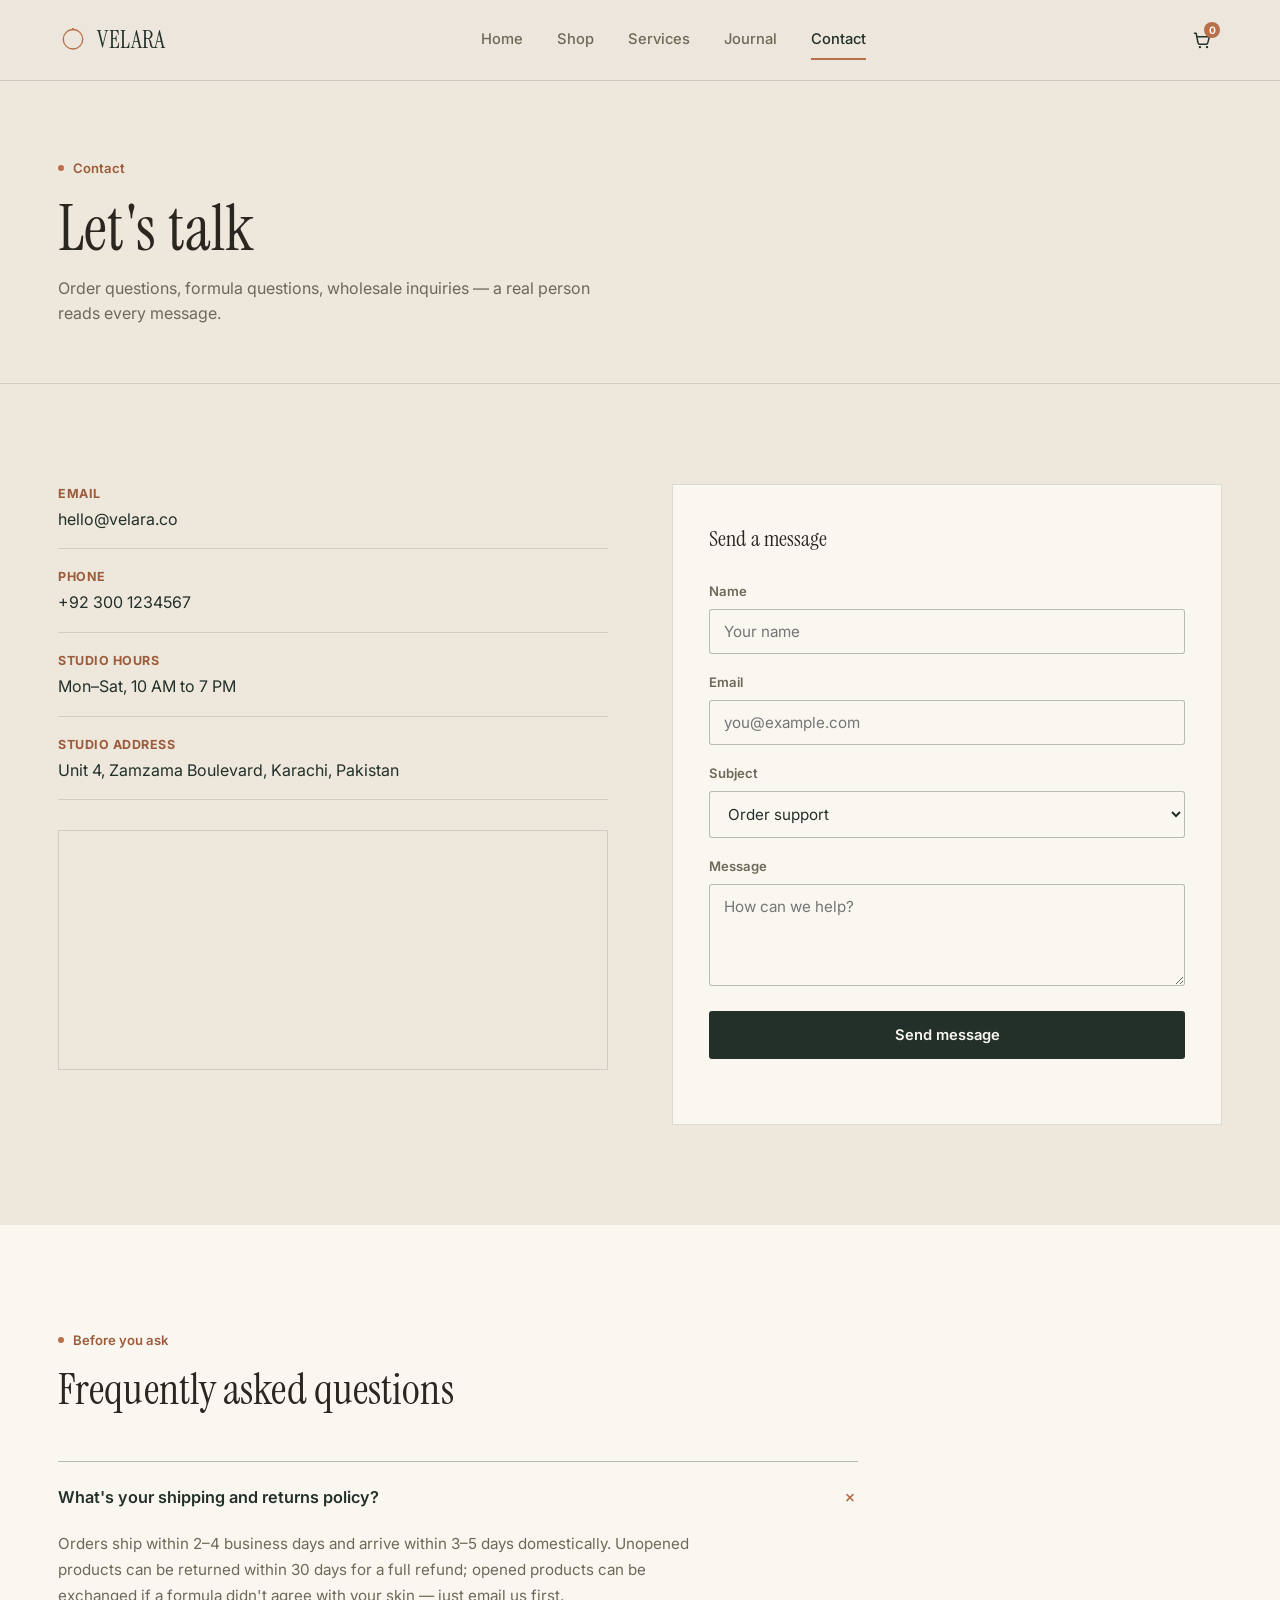
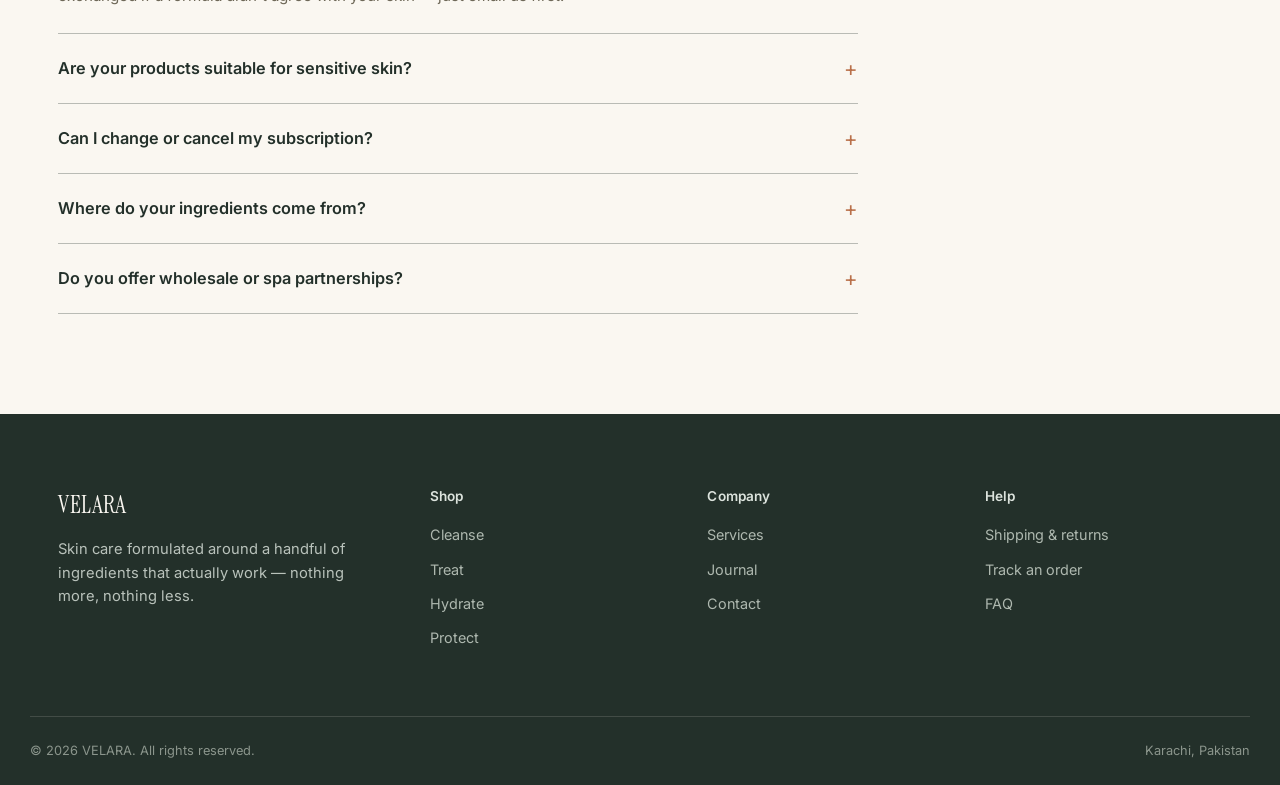
<file: contact.html>
<!DOCTYPE html>
<html lang="en">
<head>
<meta charset="UTF-8">
<meta name="viewport" content="width=device-width, initial-scale=1.0">
<title>Contact — VELARA</title>
<meta name="description" content="Questions about an order, a formula, or wholesale? Get in touch with the VELARA team.">
<link rel="icon" type="image/svg+xml" href="assets/favicon.svg">
<link rel="icon" type="image/png" sizes="32x32" href="assets/favicon-32.png">
<link rel="apple-touch-icon" sizes="180x180" href="assets/apple-touch-icon.png">
<meta name="theme-color" content="#23302A">
<meta property="og:type" content="website">
<meta property="og:site_name" content="VELARA">
<meta property="og:title" content="Contact — VELARA">
<meta property="og:image" content="https://your-domain.com/assets/og-image.jpg">
<link rel="preconnect" href="https://fonts.googleapis.com">
<link rel="preconnect" href="https://fonts.gstatic.com" crossorigin>
<link href="https://fonts.googleapis.com/css2?family=Instrument+Serif:ital@0;1&family=Inter:wght@400;500;600;700;800&display=swap" rel="stylesheet">
<link rel="stylesheet" href="css/style.css">
</head>
<body>
<script src="https://cdn.zanderio.ai/widget/loader.js" data-id="wdg_IoHfQGWbMIYWig3qT5mKRh3M" defer></script>
<header class="site-header">
  <div class="wrap header-inner">
    <a href="index.html" class="logo" aria-label="VELARA home">
      <svg class="logo-mark" viewBox="0 0 40 40" fill="none" xmlns="http://www.w3.org/2000/svg" aria-hidden="true">
        <circle cx="20" cy="19" r="13" stroke="var(--clay)" stroke-width="1.8"/>
        <circle cx="20" cy="5.5" r="1.6" fill="var(--clay)"/>
      </svg>
      <span class="logo-word">VELARA</span>
    </a>
    <nav class="main-nav" id="mainNav" aria-label="Primary">
      <a href="index.html">Home</a>
      <a href="products.html">Shop</a>
      <a href="services.html">Services</a>
      <a href="blog.html">Journal</a>
      <a href="contact.html" class="active">Contact</a>
    </nav>
    <div class="header-actions">
      <button class="icon-btn cart-btn" id="cartToggle" aria-label="Open bag">
        <svg viewBox="0 0 24 24" fill="none" xmlns="http://www.w3.org/2000/svg"><path d="M3 4h2l2.2 11.4a2 2 0 0 0 2 1.6h7.7a2 2 0 0 0 2-1.6L21 8H6" stroke="currentColor" stroke-width="1.8" stroke-linecap="round" stroke-linejoin="round"/><circle cx="9.5" cy="20.5" r="1.4" fill="currentColor"/><circle cx="18" cy="20.5" r="1.4" fill="currentColor"/></svg>
        <span class="cart-count" id="cartCount">0</span>
      </button>
      <button class="icon-btn nav-toggle" id="navToggle" aria-label="Open menu" aria-expanded="false">
        <span></span><span></span><span></span>
      </button>
    </div>
  </div>
</header>

<section class="page-header">
  <div class="wrap">
    <p class="label">Contact</p>
    <h1>Let's talk</h1>
    <p class="section-desc" style="margin-top:14px;">Order questions, formula questions, wholesale inquiries — a real person reads every message.</p>
  </div>
</section>

<section>
  <div class="wrap contact-grid">
    <div class="contact-info">
      <ul class="contact-list">
        <li><strong>Email</strong><span>hello@velara.co</span></li>
        <li><strong>Phone</strong><span>+92 300 1234567</span></li>
        <li><strong>Studio hours</strong><span>Mon–Sat, 10 AM to 7 PM</span></li>
        <li><strong>Studio address</strong><span>Unit 4, Zamzama Boulevard, Karachi, Pakistan</span></li>
      </ul>
      <div class="map-embed">
        <iframe title="VELARA studio location map" loading="lazy" referrerpolicy="no-referrer-when-downgrade"
          src="https://www.openstreetmap.org/export/embed.html?bbox=66.98%2C24.83%2C67.06%2C24.90&layer=mapnik&marker=24.865%2C67.02"></iframe>
      </div>
    </div>

    <form class="contact-form" id="contactForm">
      <h3>Send a message</h3>
      <div class="field">
        <label for="cName">Name</label>
        <input type="text" id="cName" name="name" required placeholder="Your name">
      </div>
      <div class="field">
        <label for="cEmail">Email</label>
        <input type="email" id="cEmail" name="email" required placeholder="you@example.com">
      </div>
      <div class="field">
        <label for="cSubject">Subject</label>
        <select id="cSubject" name="subject">
          <option>Order support</option>
          <option>Product question</option>
          <option>Wholesale inquiry</option>
          <option>Press</option>
          <option>Something else</option>
        </select>
      </div>
      <div class="field">
        <label for="cMsg">Message</label>
        <textarea id="cMsg" name="message" rows="4" required placeholder="How can we help?"></textarea>
      </div>
      <button type="submit" class="btn btn-primary btn-block">Send message</button>
      <p class="form-status" id="contactStatus" role="status" aria-live="polite"></p>
    </form>
  </div>
</section>

<!-- ============ FAQ ============ -->
<section class="bg-porcelain">
  <div class="wrap">
    <div class="section-head">
      <p class="label">Before you ask</p>
      <h2>Frequently asked questions</h2>
    </div>
    <div class="faq-list">
      <div class="faq-item open">
        <button type="button" class="faq-q">
          <span>What's your shipping and returns policy?</span>
          <span class="faq-icon">+</span>
        </button>
        <div class="faq-a"><p>Orders ship within 2–4 business days and arrive within 3–5 days domestically. Unopened products can be returned within 30 days for a full refund; opened products can be exchanged if a formula didn't agree with your skin — just email us first.</p></div>
      </div>
      <div class="faq-item">
        <button type="button" class="faq-q">
          <span>Are your products suitable for sensitive skin?</span>
          <span class="faq-icon">+</span>
        </button>
        <div class="faq-a"><p>Most of our range is fragrance-free and formulated with sensitive skin in mind, but we still recommend patch testing any new active — especially the Vitamin C Brightening Drops and Overnight Renewal Serum — on your inner arm for 24 hours first.</p></div>
      </div>
      <div class="faq-item">
        <button type="button" class="faq-q">
          <span>Can I change or cancel my subscription?</span>
          <span class="faq-icon">+</span>
        </button>
        <div class="faq-a"><p>Yes, anytime, with no penalty. Manage frequency, swap products, or cancel entirely from your account page — changes take effect on your next scheduled order.</p></div>
      </div>
      <div class="faq-item">
        <button type="button" class="faq-q">
          <span>Where do your ingredients come from?</span>
          <span class="faq-icon">+</span>
        </button>
        <div class="faq-a"><p>We publish a sourcing note on every product page. In short: our centella is cold-extracted from a supplier in South Korea, our squalane is plant-derived from sugarcane, and everything is formulated and bottled in small batches to reduce waste.</p></div>
      </div>
      <div class="faq-item">
        <button type="button" class="faq-q">
          <span>Do you offer wholesale or spa partnerships?</span>
          <span class="faq-icon">+</span>
        </button>
        <div class="faq-a"><p>We do — select "Wholesale inquiry" in the contact form above with a bit about your business, and our partnerships team will follow up within three business days.</p></div>
      </div>
    </div>
  </div>
</section>

<footer class="site-footer">
  <div class="wrap footer-top">
    <div class="footer-brand">
      <span class="logo-word">VELARA</span>
      <p>Skin care formulated around a handful of ingredients that actually work — nothing more, nothing less.</p>
    </div>
    <div class="footer-col">
      <h4>Shop</h4>
      <a href="products.html?cat=cleanse">Cleanse</a>
      <a href="products.html?cat=treat">Treat</a>
      <a href="products.html?cat=hydrate">Hydrate</a>
      <a href="products.html?cat=protect">Protect</a>
    </div>
    <div class="footer-col">
      <h4>Company</h4>
      <a href="services.html">Services</a>
      <a href="blog.html">Journal</a>
      <a href="contact.html">Contact</a>
    </div>
    <div class="footer-col">
      <h4>Help</h4>
      <a href="contact.html">Shipping & returns</a>
      <a href="contact.html">Track an order</a>
      <a href="contact.html">FAQ</a>
    </div>
  </div>
  <div class="wrap footer-bottom">
    <p>© <span id="year"></span> VELARA. All rights reserved.</p>
    <p>Karachi, Pakistan</p>
  </div>
</footer>

<div class="overlay" id="overlay"></div>
<aside class="cart-drawer" id="cartDrawer" aria-label="Shopping bag">
  <div class="cart-header"><h3>Your bag</h3><button class="icon-btn" id="cartClose" aria-label="Close bag">✕</button></div>
  <div class="cart-shipping-note" id="cartShipNote"></div>
  <div class="cart-items" id="cartItems"></div>
  <div class="cart-empty" id="cartEmpty">
    <p>Your bag is empty. Explore the shop to find your routine.</p>
    <a href="products.html" class="btn btn-outline" id="cartEmptyBtn">Shop now</a>
  </div>
  <div class="cart-summary" id="cartSummary">
    <div class="summary-row"><span>Subtotal</span><span id="sumSubtotal">$0</span></div>
    <div class="summary-row"><span>Shipping</span><span id="sumShipping">$0</span></div>
    <div class="summary-row total"><span>Total</span><span id="sumTotal">$0</span></div>
    <button class="btn btn-primary btn-block" id="checkoutBtn">Checkout</button>
  </div>
</aside>

<div class="modal-overlay" id="checkoutOverlay">
  <div class="modal" id="checkoutModal" role="dialog" aria-modal="true" aria-labelledby="checkoutTitle">
    <button class="icon-btn modal-close" id="checkoutClose" aria-label="Close checkout">✕</button>
    <div class="steps">
      <span class="step active" data-step="1">1. Delivery</span>
      <span class="step" data-step="2">2. Payment</span>
      <span class="step" data-step="3">3. Done</span>
    </div>
    <div class="modal-step" id="step1" data-step="1">
      <h3 id="checkoutTitle">Delivery details</h3>
      <form id="deliveryForm">
        <div class="field"><label for="oName">Full name</label><input type="text" id="oName" required placeholder="Your name"></div>
        <div class="field"><label for="oPhone">Phone</label><input type="tel" id="oPhone" required placeholder="+92 3xx xxxxxxx"></div>
        <div class="field"><label for="oAddress">Shipping address</label><textarea id="oAddress" required rows="3" placeholder="Full address"></textarea></div>
        <button type="submit" class="btn btn-primary btn-block">Continue to payment</button>
      </form>
    </div>
    <div class="modal-step" id="step2" data-step="2" hidden>
      <h3>Payment method</h3>
      <div class="pay-methods">
        <label class="pay-option"><input type="radio" name="payMethod" value="card" checked><span>Debit / Credit Card</span></label>
        <label class="pay-option"><input type="radio" name="payMethod" value="cod"><span>Cash on Delivery</span></label>
      </div>
      <form id="paymentForm">
        <div class="card-fields" id="cardFields">
          <div class="field"><label for="pCardName">Name on card</label><input type="text" id="pCardName" placeholder="Name as shown on card"></div>
          <div class="field"><label for="pCardNumber">Card number</label><input type="text" id="pCardNumber" placeholder="4242 4242 4242 4242" maxlength="19"></div>
          <div class="field-row">
            <div class="field"><label for="pExpiry">Expiry</label><input type="text" id="pExpiry" placeholder="MM/YY" maxlength="5"></div>
            <div class="field"><label for="pCvv">CVV</label><input type="text" id="pCvv" placeholder="123" maxlength="3"></div>
          </div>
          <p class="demo-note">This is a demo checkout — no real payment is processed. A live store would connect a real gateway (Stripe, JazzCash, Easypaisa) here.</p>
        </div>
        <div class="order-total-row"><span>Total to pay</span><strong id="payTotal">$0</strong></div>
        <button type="submit" class="btn btn-primary btn-block" id="payBtn">Place order</button>
      </form>
    </div>
    <div class="modal-step" id="step3" data-step="3" hidden>
      <div class="confirm-box">
        <svg class="confirm-check" viewBox="0 0 60 60" fill="none"><circle cx="30" cy="30" r="28" stroke="var(--clay)" stroke-width="2"/><path d="M18 31l8 8 16-17" stroke="var(--clay)" stroke-width="3" stroke-linecap="round" stroke-linejoin="round"/></svg>
        <h3>Order placed</h3>
        <p>Thank you<span id="confirmName"></span> — your order is being prepared for shipment.</p>
        <div class="confirm-meta">
          <div><span>Order #</span><strong id="confirmId"></strong></div>
          <div><span>Arrives in</span><strong id="confirmTime"></strong></div>
        </div>
        <button class="btn btn-primary btn-block" id="confirmClose">Continue shopping</button>
      </div>
    </div>
  </div>
</div>

<div class="toast" id="toast" role="status" aria-live="polite"></div>

<script src="js/script.js"></script>
<script src="js/render.js"></script>
</body>
</html>
</file>
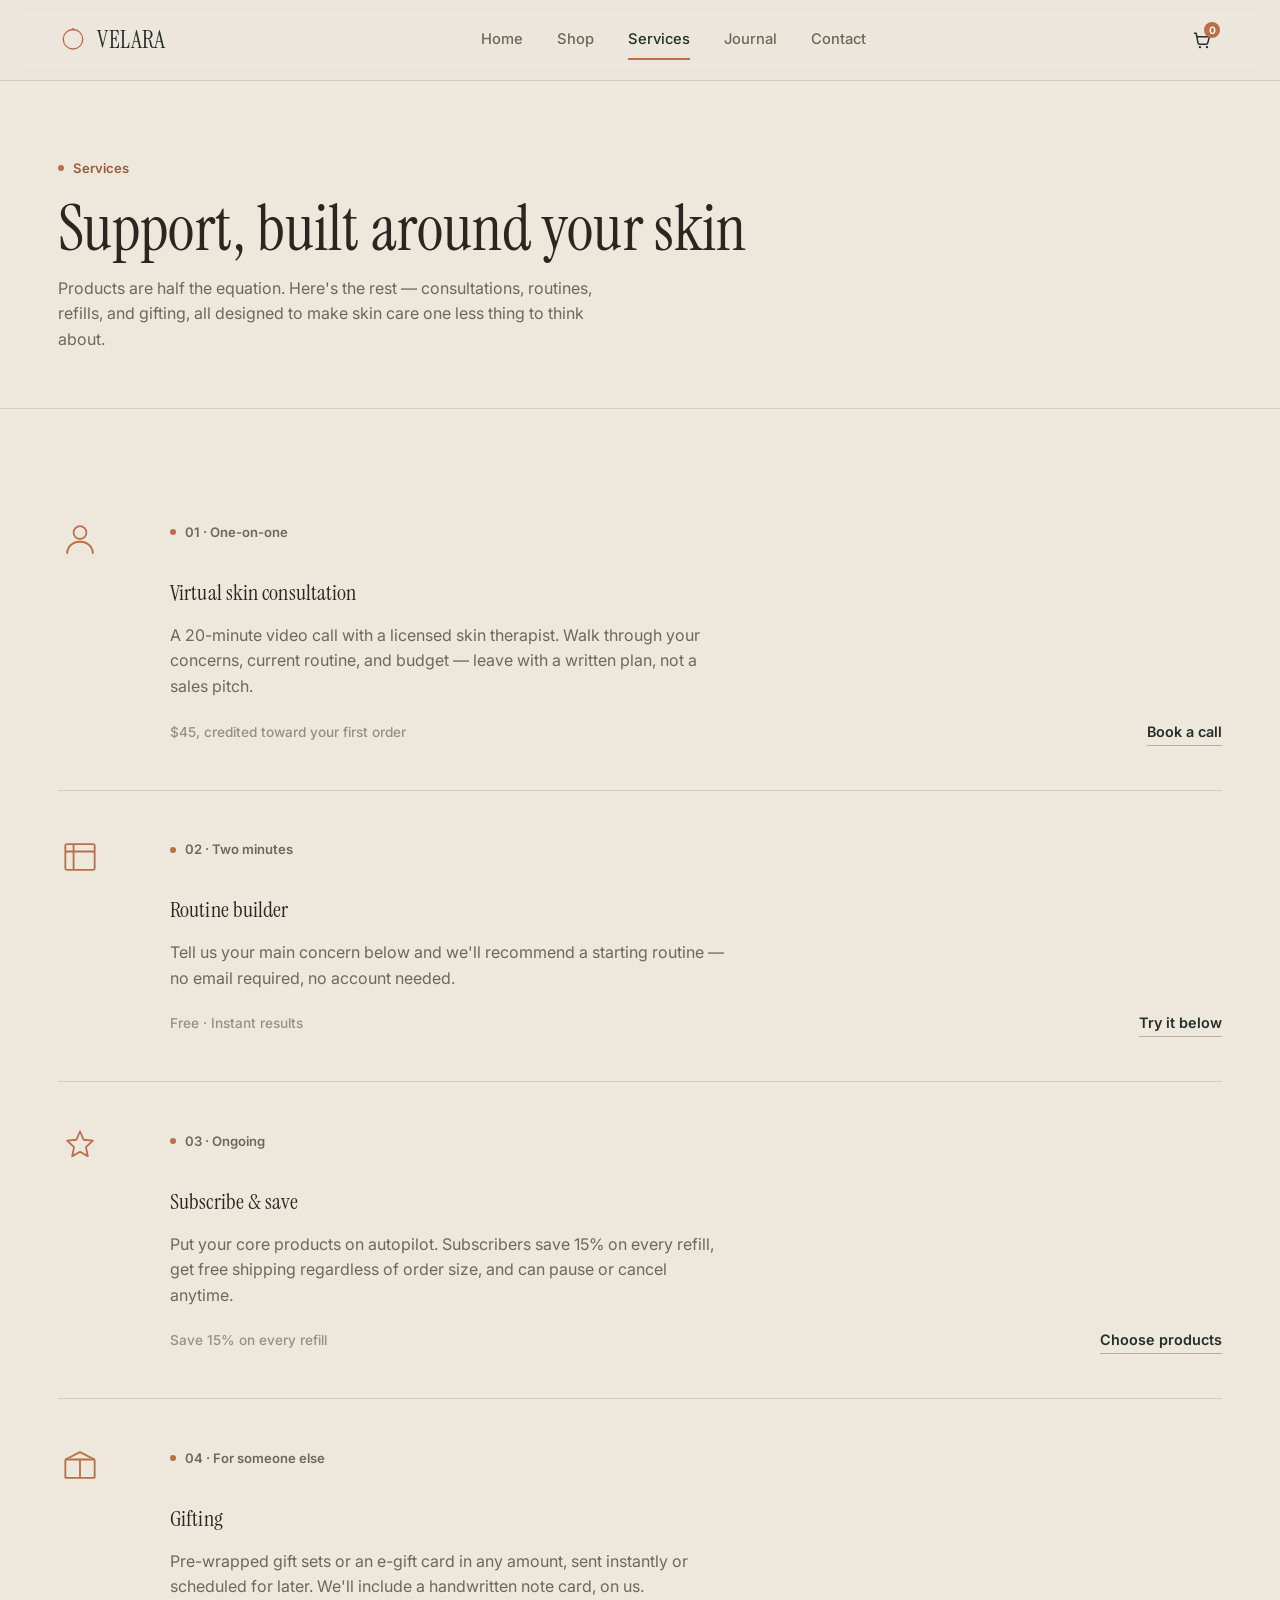
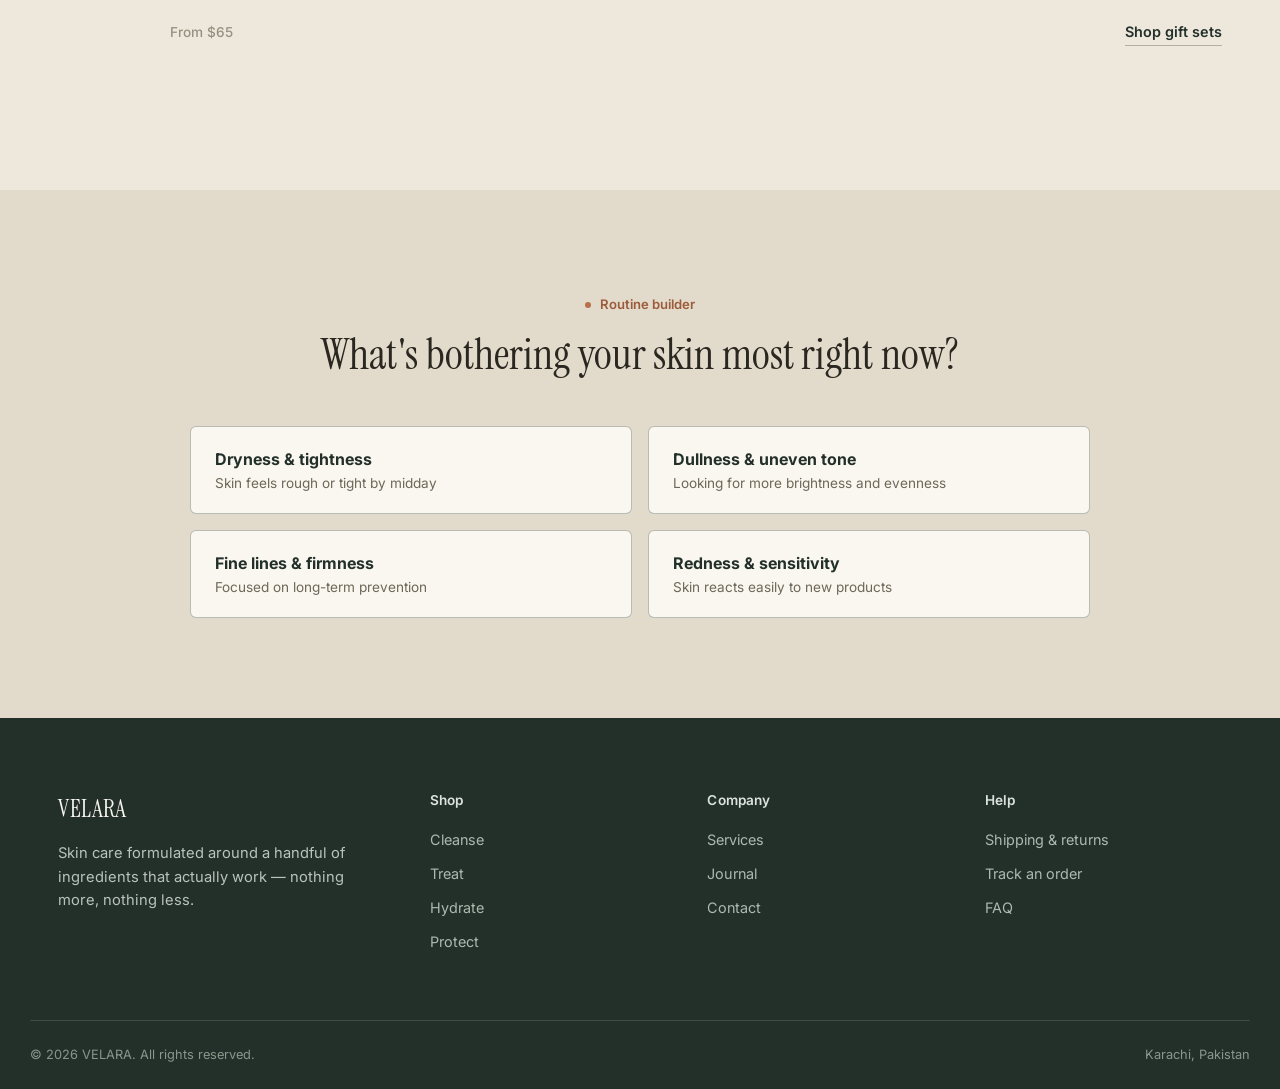
<file: services.html>
<!DOCTYPE html>
<html lang="en">
<head>
<meta charset="UTF-8">
<meta name="viewport" content="width=device-width, initial-scale=1.0">
<title>Services — VELARA</title>
<meta name="description" content="Virtual skin consultations, a routine builder, subscription refills and gifting — support built around your skin.">
<link rel="icon" type="image/svg+xml" href="assets/favicon.svg">
<link rel="icon" type="image/png" sizes="32x32" href="assets/favicon-32.png">
<link rel="apple-touch-icon" sizes="180x180" href="assets/apple-touch-icon.png">
<meta name="theme-color" content="#23302A">
<meta property="og:type" content="website">
<meta property="og:site_name" content="VELARA">
<meta property="og:title" content="Services — VELARA">
<meta property="og:image" content="https://your-domain.com/assets/og-image.jpg">
<link rel="preconnect" href="https://fonts.googleapis.com">
<link rel="preconnect" href="https://fonts.gstatic.com" crossorigin>
<link href="https://fonts.googleapis.com/css2?family=Instrument+Serif:ital@0;1&family=Inter:wght@400;500;600;700;800&display=swap" rel="stylesheet">
<link rel="stylesheet" href="css/style.css">
</head>
<body>
<script src="https://cdn.zanderio.ai/widget/loader.js" data-id="wdg_IoHfQGWbMIYWig3qT5mKRh3M" defer></script>
<header class="site-header">
  <div class="wrap header-inner">
    <a href="index.html" class="logo" aria-label="VELARA home">
      <svg class="logo-mark" viewBox="0 0 40 40" fill="none" xmlns="http://www.w3.org/2000/svg" aria-hidden="true">
        <circle cx="20" cy="19" r="13" stroke="var(--clay)" stroke-width="1.8"/>
        <circle cx="20" cy="5.5" r="1.6" fill="var(--clay)"/>
      </svg>
      <span class="logo-word">VELARA</span>
    </a>
    <nav class="main-nav" id="mainNav" aria-label="Primary">
      <a href="index.html">Home</a>
      <a href="products.html">Shop</a>
      <a href="services.html" class="active">Services</a>
      <a href="blog.html">Journal</a>
      <a href="contact.html">Contact</a>
    </nav>
    <div class="header-actions">
      <button class="icon-btn cart-btn" id="cartToggle" aria-label="Open bag">
        <svg viewBox="0 0 24 24" fill="none" xmlns="http://www.w3.org/2000/svg"><path d="M3 4h2l2.2 11.4a2 2 0 0 0 2 1.6h7.7a2 2 0 0 0 2-1.6L21 8H6" stroke="currentColor" stroke-width="1.8" stroke-linecap="round" stroke-linejoin="round"/><circle cx="9.5" cy="20.5" r="1.4" fill="currentColor"/><circle cx="18" cy="20.5" r="1.4" fill="currentColor"/></svg>
        <span class="cart-count" id="cartCount">0</span>
      </button>
      <button class="icon-btn nav-toggle" id="navToggle" aria-label="Open menu" aria-expanded="false">
        <span></span><span></span><span></span>
      </button>
    </div>
  </div>
</header>

<section class="page-header">
  <div class="wrap">
    <p class="label">Services</p>
    <h1>Support, built around your skin</h1>
    <p class="section-desc" style="margin-top:14px;">Products are half the equation. Here's the rest — consultations, routines, refills, and gifting, all designed to make skin care one less thing to think about.</p>
  </div>
</section>

<section style="padding-top:64px;">
  <div class="wrap service-list">
    <div class="service-row">
      <div class="service-row-icon">
        <svg viewBox="0 0 48 48" fill="none"><circle cx="24" cy="17" r="7" stroke="var(--clay)" stroke-width="2"/><path d="M10 40c0-8 6-13 14-13s14 5 14 13" stroke="var(--clay)" stroke-width="2"/></svg>
      </div>
      <div class="service-row-body">
        <p class="label">01 · One-on-one</p>
        <h3>Virtual skin consultation</h3>
        <p>A 20-minute video call with a licensed skin therapist. Walk through your concerns, current routine, and budget — leave with a written plan, not a sales pitch.</p>
        <div class="service-row-meta"><span>$45, credited toward your first order</span><a href="contact.html" class="btn-text">Book a call</a></div>
      </div>
    </div>

    <div class="service-row">
      <div class="service-row-icon">
        <svg viewBox="0 0 48 48" fill="none"><rect x="8" y="10" width="32" height="28" rx="2" stroke="var(--clay)" stroke-width="2"/><path d="M8 18h32M17 10v28" stroke="var(--clay)" stroke-width="2"/></svg>
      </div>
      <div class="service-row-body">
        <p class="label">02 · Two minutes</p>
        <h3>Routine builder</h3>
        <p>Tell us your main concern below and we'll recommend a starting routine — no email required, no account needed.</p>
        <div class="service-row-meta"><span>Free · Instant results</span><a href="#routine" class="btn-text">Try it below</a></div>
      </div>
    </div>

    <div class="service-row">
      <div class="service-row-icon">
        <svg viewBox="0 0 48 48" fill="none"><path d="M24 6l4 9 10 1-7.5 7 2 10L24 28l-8.5 5 2-10L10 16l10-1z" stroke="var(--clay)" stroke-width="2" stroke-linejoin="round"/></svg>
      </div>
      <div class="service-row-body">
        <p class="label">03 · Ongoing</p>
        <h3>Subscribe & save</h3>
        <p>Put your core products on autopilot. Subscribers save 15% on every refill, get free shipping regardless of order size, and can pause or cancel anytime.</p>
        <div class="service-row-meta"><span>Save 15% on every refill</span><a href="products.html" class="btn-text">Choose products</a></div>
      </div>
    </div>

    <div class="service-row">
      <div class="service-row-icon">
        <svg viewBox="0 0 48 48" fill="none"><rect x="8" y="18" width="32" height="20" rx="1" stroke="var(--clay)" stroke-width="2"/><path d="M8 18l16-8 16 8" stroke="var(--clay)" stroke-width="2" stroke-linejoin="round"/><path d="M24 18v20" stroke="var(--clay)" stroke-width="2"/></svg>
      </div>
      <div class="service-row-body">
        <p class="label">04 · For someone else</p>
        <h3>Gifting</h3>
        <p>Pre-wrapped gift sets or an e-gift card in any amount, sent instantly or scheduled for later. We'll include a handwritten note card, on us.</p>
        <div class="service-row-meta"><span>From $65</span><a href="products.html?cat=kits" class="btn-text">Shop gift sets</a></div>
      </div>
    </div>
  </div>
</section>

<!-- ============ ROUTINE BUILDER ============ -->
<section class="bg-stone-deep" id="routine">
  <div class="wrap">
    <div class="section-head center">
      <p class="label center">Routine builder</p>
      <h2>What's bothering your skin most right now?</h2>
    </div>
    <div class="routine-builder" id="routineBuilder">
      <div class="concern-grid">
        <button type="button" class="concern-btn" data-concern="dryness">
          <span class="concern-title">Dryness & tightness</span>
          <span class="concern-sub">Skin feels rough or tight by midday</span>
        </button>
        <button type="button" class="concern-btn" data-concern="brightening">
          <span class="concern-title">Dullness & uneven tone</span>
          <span class="concern-sub">Looking for more brightness and evenness</span>
        </button>
        <button type="button" class="concern-btn" data-concern="aging">
          <span class="concern-title">Fine lines & firmness</span>
          <span class="concern-sub">Focused on long-term prevention</span>
        </button>
        <button type="button" class="concern-btn" data-concern="sensitivity">
          <span class="concern-title">Redness & sensitivity</span>
          <span class="concern-sub">Skin reacts easily to new products</span>
        </button>
      </div>
      <div class="routine-result" id="routineResult" hidden>
        <p class="routine-lead"></p>
        <div class="product-grid routine-products"></div>
      </div>
    </div>
  </div>
</section>

<footer class="site-footer">
  <div class="wrap footer-top">
    <div class="footer-brand">
      <span class="logo-word">VELARA</span>
      <p>Skin care formulated around a handful of ingredients that actually work — nothing more, nothing less.</p>
    </div>
    <div class="footer-col">
      <h4>Shop</h4>
      <a href="products.html?cat=cleanse">Cleanse</a>
      <a href="products.html?cat=treat">Treat</a>
      <a href="products.html?cat=hydrate">Hydrate</a>
      <a href="products.html?cat=protect">Protect</a>
    </div>
    <div class="footer-col">
      <h4>Company</h4>
      <a href="services.html">Services</a>
      <a href="blog.html">Journal</a>
      <a href="contact.html">Contact</a>
    </div>
    <div class="footer-col">
      <h4>Help</h4>
      <a href="contact.html">Shipping & returns</a>
      <a href="contact.html">Track an order</a>
      <a href="contact.html">FAQ</a>
    </div>
  </div>
  <div class="wrap footer-bottom">
    <p>© <span id="year"></span> VELARA. All rights reserved.</p>
    <p>Karachi, Pakistan</p>
  </div>
</footer>

<div class="overlay" id="overlay"></div>
<aside class="cart-drawer" id="cartDrawer" aria-label="Shopping bag">
  <div class="cart-header"><h3>Your bag</h3><button class="icon-btn" id="cartClose" aria-label="Close bag">✕</button></div>
  <div class="cart-shipping-note" id="cartShipNote"></div>
  <div class="cart-items" id="cartItems"></div>
  <div class="cart-empty" id="cartEmpty">
    <p>Your bag is empty. Explore the shop to find your routine.</p>
    <a href="products.html" class="btn btn-outline" id="cartEmptyBtn">Shop now</a>
  </div>
  <div class="cart-summary" id="cartSummary">
    <div class="summary-row"><span>Subtotal</span><span id="sumSubtotal">$0</span></div>
    <div class="summary-row"><span>Shipping</span><span id="sumShipping">$0</span></div>
    <div class="summary-row total"><span>Total</span><span id="sumTotal">$0</span></div>
    <button class="btn btn-primary btn-block" id="checkoutBtn">Checkout</button>
  </div>
</aside>

<div class="modal-overlay" id="checkoutOverlay">
  <div class="modal" id="checkoutModal" role="dialog" aria-modal="true" aria-labelledby="checkoutTitle">
    <button class="icon-btn modal-close" id="checkoutClose" aria-label="Close checkout">✕</button>
    <div class="steps">
      <span class="step active" data-step="1">1. Delivery</span>
      <span class="step" data-step="2">2. Payment</span>
      <span class="step" data-step="3">3. Done</span>
    </div>
    <div class="modal-step" id="step1" data-step="1">
      <h3 id="checkoutTitle">Delivery details</h3>
      <form id="deliveryForm">
        <div class="field"><label for="oName">Full name</label><input type="text" id="oName" required placeholder="Your name"></div>
        <div class="field"><label for="oPhone">Phone</label><input type="tel" id="oPhone" required placeholder="+92 3xx xxxxxxx"></div>
        <div class="field"><label for="oAddress">Shipping address</label><textarea id="oAddress" required rows="3" placeholder="Full address"></textarea></div>
        <button type="submit" class="btn btn-primary btn-block">Continue to payment</button>
      </form>
    </div>
    <div class="modal-step" id="step2" data-step="2" hidden>
      <h3>Payment method</h3>
      <div class="pay-methods">
        <label class="pay-option"><input type="radio" name="payMethod" value="card" checked><span>Debit / Credit Card</span></label>
        <label class="pay-option"><input type="radio" name="payMethod" value="cod"><span>Cash on Delivery</span></label>
      </div>
      <form id="paymentForm">
        <div class="card-fields" id="cardFields">
          <div class="field"><label for="pCardName">Name on card</label><input type="text" id="pCardName" placeholder="Name as shown on card"></div>
          <div class="field"><label for="pCardNumber">Card number</label><input type="text" id="pCardNumber" placeholder="4242 4242 4242 4242" maxlength="19"></div>
          <div class="field-row">
            <div class="field"><label for="pExpiry">Expiry</label><input type="text" id="pExpiry" placeholder="MM/YY" maxlength="5"></div>
            <div class="field"><label for="pCvv">CVV</label><input type="text" id="pCvv" placeholder="123" maxlength="3"></div>
          </div>
          <p class="demo-note">This is a demo checkout — no real payment is processed. A live store would connect a real gateway (Stripe, JazzCash, Easypaisa) here.</p>
        </div>
        <div class="order-total-row"><span>Total to pay</span><strong id="payTotal">$0</strong></div>
        <button type="submit" class="btn btn-primary btn-block" id="payBtn">Place order</button>
      </form>
    </div>
    <div class="modal-step" id="step3" data-step="3" hidden>
      <div class="confirm-box">
        <svg class="confirm-check" viewBox="0 0 60 60" fill="none"><circle cx="30" cy="30" r="28" stroke="var(--clay)" stroke-width="2"/><path d="M18 31l8 8 16-17" stroke="var(--clay)" stroke-width="3" stroke-linecap="round" stroke-linejoin="round"/></svg>
        <h3>Order placed</h3>
        <p>Thank you<span id="confirmName"></span> — your order is being prepared for shipment.</p>
        <div class="confirm-meta">
          <div><span>Order #</span><strong id="confirmId"></strong></div>
          <div><span>Arrives in</span><strong id="confirmTime"></strong></div>
        </div>
        <button class="btn btn-primary btn-block" id="confirmClose">Continue shopping</button>
      </div>
    </div>
  </div>
</div>

<div class="toast" id="toast" role="status" aria-live="polite"></div>

<script src="js/script.js"></script>
<script src="js/render.js"></script>
</body>
</html>
</file>
<file: css/style.css>
/* ============================================
   VELARA — design tokens
   Apothecary-editorial: clinical calm meets botanical warmth.
   ============================================ */
:root{
  --stone:#EDE7DC;
  --stone-deep:#E2DACB;
  --porcelain:#FAF7F1;
  --ink:#23302A;
  --ink-soft:#3B4C42;
  --clay:#B9704A;
  --clay-deep:#9C5B3A;
  --sage:#8C9A7C;
  --sage-deep:#6F7D61;
  --charcoal:#2A2620;
  --muted:#6E6858;
  --muted-2:#95907F;
  --line: rgba(35,48,42,0.14);
  --line-strong: rgba(35,48,42,0.30);
  --red:#B54A3F;

  --font-display: 'Instrument Serif', serif;
  --font-body: 'Inter', sans-serif;

  --radius: 3px;
  --radius-lg: 6px;
  --shadow-lift: 0 24px 48px -24px rgba(35,48,42,0.35);
  --container: 1220px;
}

*,*::before,*::after{ box-sizing:border-box; }
html{ scroll-behavior:smooth; }
body{
  margin:0;
  background:var(--stone);
  color:var(--charcoal);
  font-family:var(--font-body);
  font-size:16px;
  line-height:1.6;
  -webkit-font-smoothing:antialiased;
}
img{ max-width:100%; display:block; }
a{ color:inherit; text-decoration:none; }
button{ font-family:inherit; cursor:pointer; }
input,textarea,select{ font-family:inherit; }
ul{ list-style:none; margin:0; padding:0; }
h1,h2,h3,h4{ font-family:var(--font-display); font-weight:400; margin:0; letter-spacing:0.1px; }
h1{ font-size:clamp(2.4rem,5vw,4.2rem); line-height:1.05; }
h2{ font-size:clamp(1.9rem,3.4vw,2.7rem); line-height:1.12; }
h3{ font-size:1.4rem; }
p{ margin:0; }

.wrap{ max-width:var(--container); margin:0 auto; padding:0 28px; }

@media (prefers-reduced-motion: reduce){
  html{ scroll-behavior:auto; }
  *{ animation-duration:0.001ms !important; transition-duration:0.001ms !important; }
}
::selection{ background:var(--clay); color:var(--porcelain); }
:focus-visible{ outline:2px solid var(--clay); outline-offset:3px; }

/* ============================================
   Signature label — a dot + sentence-case text
   (the recurring structural device, replaces
   all-caps eyebrows and pill badges)
   ============================================ */
.label{
  display:inline-flex;
  align-items:center;
  gap:9px;
  font-size:0.82rem;
  color:var(--clay-deep);
  font-weight:600;
}
.label::before{
  content:"";
  width:6px; height:6px;
  border-radius:50%;
  background:var(--clay);
  flex-shrink:0;
}
.label.on-dark{ color:#E7C9AE; }
.label.on-dark::before{ background:#E7C9AE; }

/* ============================================
   Buttons
   ============================================ */
.btn{
  display:inline-flex;
  align-items:center;
  justify-content:center;
  gap:8px;
  padding:14px 28px;
  border-radius:var(--radius);
  font-weight:600;
  font-size:0.92rem;
  border:1.5px solid transparent;
  transition:background .15s ease, color .15s ease, border-color .15s ease, transform .1s ease;
  white-space:nowrap;
}
.btn:active{ transform:translateY(1px); }
.btn-primary{ background:var(--ink); color:var(--porcelain); }
.btn-primary:hover{ background:var(--clay-deep); }
.btn-outline{ background:transparent; color:var(--ink); border-color:var(--line-strong); }
.btn-outline:hover{ border-color:var(--ink); }
.btn-block{ width:100%; }
.btn-text{
  background:none; border:none; padding:0;
  font-weight:600; font-size:0.9rem; color:var(--ink);
  border-bottom:1.5px solid var(--line-strong);
  padding-bottom:2px;
  border-radius:0;
}
.btn-text:hover{ border-color:var(--clay); color:var(--clay-deep); }

.icon-btn{
  background:transparent; border:none; color:var(--ink);
  width:40px; height:40px;
  display:inline-flex; align-items:center; justify-content:center;
  border-radius:50%; position:relative;
}
.icon-btn:hover{ background:rgba(35,48,42,0.06); }
.icon-btn svg{ width:20px; height:20px; }

/* ============================================
   Header
   ============================================ */
.site-header{
  position:sticky; top:0; z-index:60;
  background:rgba(237,231,220,0.92);
  backdrop-filter:blur(10px);
  border-bottom:1px solid var(--line);
}
.header-inner{
  display:flex; align-items:center; justify-content:space-between;
  height:80px; gap:24px;
}
.logo{ display:flex; align-items:center; gap:9px; flex-shrink:0; }
.logo-mark{ width:30px; height:30px; }
.logo-word{ font-family:var(--font-display); font-size:1.5rem; color:var(--ink); letter-spacing:0.5px; }

.main-nav{ display:flex; align-items:center; gap:34px; margin:0 auto; }
.main-nav a{
  font-size:0.92rem; font-weight:500; color:var(--muted);
  position:relative; padding:6px 0;
}
.main-nav a:hover, .main-nav a.active{ color:var(--ink); }
.main-nav a::after{
  content:""; position:absolute; left:0; right:0; bottom:-2px; height:2px;
  background:var(--clay); transform:scaleX(0); transform-origin:left;
  transition:transform .2s ease;
}
.main-nav a:hover::after, .main-nav a.active::after{ transform:scaleX(1); }

.header-actions{ display:flex; align-items:center; gap:2px; }
.cart-btn{ position:relative; }
.cart-count{
  position:absolute; top:2px; right:2px;
  background:var(--clay); color:var(--porcelain);
  font-size:0.64rem; font-weight:700;
  min-width:16px; height:16px; border-radius:50%;
  display:flex; align-items:center; justify-content:center; padding:0 3px;
}
.nav-toggle{ display:none; flex-direction:column; gap:5px; padding:10px; }
.nav-toggle span{ width:20px; height:2px; background:var(--ink); border-radius:2px; }

/* ============================================
   Section shells
   ============================================ */
section{ padding:100px 0; }
.section-desc{ color:var(--muted); max-width:560px; }
.center{ text-align:center; margin-left:auto; margin-right:auto; }
.section-head{ margin-bottom:48px; }
.section-head h2{ margin-top:14px; }
.bg-porcelain{ background:var(--porcelain); }
.bg-ink{ background:var(--ink); color:var(--porcelain); }
.bg-ink .muted{ color:#B9C2BB; }
.bg-ink h2, .bg-ink h3{ color:var(--porcelain); }
.bg-stone-deep{ background:var(--stone-deep); }

/* ============================================
   Page header (used on shop/services/journal/contact)
   ============================================ */
.page-header{ padding:72px 0 56px; border-bottom:1px solid var(--line); }
.page-header .label{ margin-bottom:16px; }
.breadcrumb{ display:flex; gap:8px; font-size:0.85rem; color:var(--muted); margin-bottom:22px; }
.breadcrumb a:hover{ color:var(--ink); }

/* ============================================
   Product card
   ============================================ */
.product-grid{
  display:grid;
  grid-template-columns:repeat(3,1fr);
  gap:36px 28px;
}
.product-card{ display:flex; flex-direction:column; }
.product-media{
  position:relative;
  aspect-ratio:4/5;
  overflow:hidden;
  background:var(--stone-deep);
  border:1px solid var(--line);
  margin-bottom:16px;
}
.product-media img{ width:100%; height:100%; object-fit:cover; transition:transform .5s ease; }
.product-card:hover .product-media img{ transform:scale(1.04); }
.product-quickadd{
  position:absolute; left:12px; right:12px; bottom:12px;
  background:var(--porcelain);
  border:1px solid var(--line-strong);
  color:var(--ink);
  padding:10px;
  font-size:0.82rem; font-weight:700;
  opacity:0; transform:translateY(6px);
  transition:opacity .18s ease, transform .18s ease, background .15s ease, color .15s ease;
}
.product-card:hover .product-quickadd{ opacity:1; transform:translateY(0); }
.product-quickadd:hover{ background:var(--ink); color:var(--porcelain); }
.product-quickadd.added{ background:var(--sage-deep); color:var(--porcelain); opacity:1; transform:translateY(0); }

.product-cat{ font-size:0.76rem; color:var(--clay-deep); font-weight:600; margin-bottom:6px; }
.product-name{ font-weight:600; font-size:1rem; color:var(--ink); margin-bottom:4px; }
.product-desc{ font-size:0.86rem; color:var(--muted); margin-bottom:8px; }
.product-price{ font-weight:700; color:var(--ink); font-size:0.95rem; }
.product-price .was{ text-decoration:line-through; color:var(--muted-2); font-weight:500; margin-right:6px; }

/* ============================================
   Filter bar
   ============================================ */
.filter-bar{
  display:flex; align-items:center; justify-content:space-between;
  flex-wrap:wrap; gap:16px;
  margin-bottom:40px; padding-bottom:24px;
  border-bottom:1px solid var(--line);
}
.filter-pills{ display:flex; flex-wrap:wrap; gap:8px; }
.filter-pill{
  background:transparent; border:1px solid var(--line-strong);
  color:var(--muted); padding:9px 18px; border-radius:999px;
  font-size:0.85rem; font-weight:600; transition:all .15s ease;
}
.filter-pill:hover{ border-color:var(--ink); color:var(--ink); }
.filter-pill.active{ background:var(--ink); border-color:var(--ink); color:var(--porcelain); }
.sort-select{
  background:transparent; border:1px solid var(--line-strong); border-radius:var(--radius);
  padding:9px 14px; font-size:0.85rem; color:var(--ink); font-weight:500;
}

/* ============================================
   Footer
   ============================================ */
.site-footer{ background:var(--ink); color:var(--porcelain); padding-top:72px; }
.footer-top{
  display:grid; grid-template-columns:1.4fr 1fr 1fr 1fr;
  gap:40px; padding-bottom:56px; border-bottom:1px solid rgba(250,247,241,0.14);
}
.footer-brand .logo-word{ color:var(--porcelain); }
.footer-brand p{ color:#B9C2BB; font-size:0.92rem; margin-top:14px; max-width:34ch; }
.footer-col h4{ font-family:var(--font-body); font-size:0.85rem; color:#DCE3DD; margin-bottom:16px; font-weight:600; }
.footer-col a, .footer-col p{ display:block; color:#AEB8AF; font-size:0.9rem; margin-bottom:11px; }
.footer-col a:hover{ color:var(--clay); }
.newsletter-form{ display:flex; margin-top:16px; border-bottom:1.5px solid rgba(250,247,241,0.3); padding-bottom:8px; max-width:320px; }
.newsletter-form input{
  flex:1; background:transparent; border:none; color:var(--porcelain);
  font-size:0.92rem; padding:6px 0;
}
.newsletter-form input::placeholder{ color:#8B958C; }
.newsletter-form button{ background:none; border:none; color:var(--clay); font-weight:700; font-size:0.85rem; }
.footer-bottom{
  display:flex; justify-content:space-between; flex-wrap:wrap; gap:12px;
  padding:24px 0; font-size:0.8rem; color:#8B958C;
}

/* ============================================
   Cart drawer
   ============================================ */
.overlay{
  position:fixed; inset:0; background:rgba(35,48,42,0.5); z-index:80;
  opacity:0; pointer-events:none; transition:opacity .25s ease;
}
.overlay.show{ opacity:1; pointer-events:auto; }
.cart-drawer{
  position:fixed; top:0; right:0; bottom:0; width:min(440px,100%);
  background:var(--porcelain); border-left:1px solid var(--line);
  z-index:90; transform:translateX(100%); transition:transform .3s ease;
  display:flex; flex-direction:column;
}
.cart-drawer.open{ transform:translateX(0); }
.cart-header{ display:flex; align-items:center; justify-content:space-between; padding:24px 28px; border-bottom:1px solid var(--line); }
.cart-header h3{ font-size:1.3rem; }
.cart-shipping-note{ padding:14px 28px; background:var(--stone-deep); font-size:0.8rem; color:var(--muted); }
.cart-items{ flex:1; overflow-y:auto; padding:8px 28px; }
.cart-line{ display:flex; gap:14px; padding:18px 0; border-bottom:1px solid var(--line); }
.cart-line img{ width:64px; height:76px; object-fit:cover; border:1px solid var(--line); flex-shrink:0; }
.cart-line-body{ flex:1; min-width:0; }
.cart-line-top{ display:flex; justify-content:space-between; gap:8px; }
.cart-line-name{ font-weight:600; font-size:0.92rem; }
.cart-line-size{ font-size:0.78rem; color:var(--muted); margin-top:2px; }
.cart-line-price{ color:var(--ink); font-weight:700; font-size:0.9rem; white-space:nowrap; }
.cart-line-actions{ display:flex; align-items:center; justify-content:space-between; margin-top:10px; }
.cart-remove{ background:none; border:none; color:var(--muted-2); font-size:0.78rem; text-decoration:underline; }
.cart-remove:hover{ color:var(--red); }

.qty-stepper{ display:flex; align-items:center; border:1px solid var(--line-strong); border-radius:999px; overflow:hidden; }
.qty-stepper button{ background:transparent; border:none; color:var(--ink); width:26px; height:26px; font-size:0.95rem; display:flex; align-items:center; justify-content:center; }
.qty-stepper button:hover{ background:var(--stone-deep); }
.qty-stepper span{ width:24px; text-align:center; font-size:0.85rem; font-weight:600; }

.cart-empty{ padding:70px 28px; text-align:center; display:none; flex-direction:column; align-items:center; gap:16px; }
.cart-empty p{ color:var(--muted); }
.cart-drawer.is-empty .cart-empty{ display:flex; }
.cart-drawer.is-empty .cart-items, .cart-drawer.is-empty .cart-summary, .cart-drawer.is-empty .cart-shipping-note{ display:none; }

.cart-summary{ padding:22px 28px 28px; border-top:1px solid var(--line); }
.summary-row{ display:flex; justify-content:space-between; font-size:0.9rem; color:var(--muted); margin-bottom:8px; }
.summary-row.total{ color:var(--ink); font-weight:700; font-size:1.05rem; margin:14px 0 18px; }

/* ============================================
   Checkout modal (shared)
   ============================================ */
.modal-overlay{ position:fixed; inset:0; background:rgba(35,48,42,0.6); z-index:100; display:none; align-items:center; justify-content:center; padding:20px; }
.modal-overlay.show{ display:flex; }
.modal{
  background:var(--porcelain); border:1px solid var(--line); border-radius:var(--radius-lg);
  width:100%; max-width:480px; max-height:90vh; overflow-y:auto; padding:34px; position:relative;
}
.modal-close{ position:absolute; top:16px; right:16px; }
.steps{ display:flex; gap:6px; margin-bottom:28px; }
.step{ flex:1; text-align:center; font-size:0.74rem; font-weight:600; color:var(--muted-2); padding-bottom:10px; border-bottom:2px solid var(--line-strong); }
.step.active{ color:var(--clay-deep); border-color:var(--clay); }
.modal-step h3{ font-size:1.4rem; margin-bottom:22px; }

.pay-methods{ display:flex; gap:10px; margin-bottom:20px; }
.pay-option{ flex:1; border:1.5px solid var(--line-strong); border-radius:var(--radius); padding:14px; text-align:center; font-size:0.85rem; font-weight:600; cursor:pointer; color:var(--muted); position:relative; }
.pay-option input{ position:absolute; opacity:0; }
.pay-option:has(input:checked){ border-color:var(--clay); color:var(--clay-deep); background:rgba(185,112,74,0.07); }
.demo-note{ font-size:0.78rem; color:var(--muted-2); background:var(--stone-deep); border:1px solid var(--line); border-radius:var(--radius); padding:11px 13px; margin:6px 0 18px; }
.order-total-row{ display:flex; justify-content:space-between; align-items:center; padding:14px 0; border-top:1px solid var(--line); margin-bottom:16px; font-size:1rem; }
.order-total-row strong{ color:var(--clay-deep); font-size:1.2rem; }

.confirm-box{ text-align:center; padding:12px 0; }
.confirm-check{ width:60px; height:60px; margin-bottom:18px; }
.confirm-box h3{ font-size:1.5rem; margin-bottom:10px; }
.confirm-box p{ color:var(--muted); margin-bottom:22px; }
.confirm-meta{ display:flex; justify-content:space-around; background:var(--stone-deep); border:1px solid var(--line); border-radius:var(--radius); padding:16px; margin-bottom:22px; }
.confirm-meta div{ display:flex; flex-direction:column; gap:4px; }
.confirm-meta span{ font-size:0.72rem; color:var(--muted-2); }
.confirm-meta strong{ color:var(--clay-deep); }

/* ============================================
   Forms
   ============================================ */
.field{ margin-bottom:18px; }
.field label{ display:block; font-size:0.82rem; color:var(--muted); margin-bottom:7px; font-weight:600; }
.field input, .field textarea, .field select{
  width:100%; background:var(--porcelain); border:1px solid var(--line-strong);
  border-radius:var(--radius); padding:12px 14px; color:var(--ink); font-size:0.95rem; resize:vertical;
}
.field input:focus, .field textarea:focus, .field select:focus{ border-color:var(--clay); }
.field-row{ display:grid; grid-template-columns:1fr 1fr; gap:14px; }
.form-status{ margin-top:12px; font-size:0.88rem; color:var(--sage-deep); min-height:1.2em; }

/* ============================================
   Toast
   ============================================ */
.toast{
  position:fixed; bottom:26px; left:50%; transform:translateX(-50%) translateY(20px);
  background:var(--ink); border:1px solid rgba(250,247,241,0.2); color:var(--porcelain);
  padding:13px 24px; border-radius:999px; font-size:0.87rem; font-weight:600;
  z-index:120; opacity:0; pointer-events:none; transition:opacity .25s ease, transform .25s ease;
}
.toast.show{ opacity:1; transform:translateX(-50%) translateY(0); }

/* ============================================
   Responsive
   ============================================ */
@media (max-width: 1000px){
  .product-grid{ grid-template-columns:repeat(2,1fr); }
  .footer-top{ grid-template-columns:1fr 1fr; }
}
@media (max-width: 760px){
  .main-nav{
    position:fixed; top:80px; left:0; right:0; background:var(--porcelain);
    border-bottom:1px solid var(--line); flex-direction:column; align-items:flex-start;
    gap:0; padding:8px 28px 20px; transform:translateY(-120%); transition:transform .25s ease; z-index:59;
  }
  .main-nav.open{ transform:translateY(0); }
  .main-nav a{ width:100%; padding:13px 0; border-bottom:1px solid var(--line); }
  .nav-toggle{ display:flex; }
  section{ padding:64px 0; }
  .product-grid{ grid-template-columns:1fr 1fr; gap:20px 16px; }
  .field-row{ grid-template-columns:1fr; }
  .footer-top{ grid-template-columns:1fr; gap:32px; }
}
@media (max-width: 520px){
  .product-grid{ grid-template-columns:1fr 1fr; }
}

/* ============================================
   Home — Hero
   ============================================ */
.hero{ padding-top:8px; overflow:hidden; }
.hero-grid{
  display:grid; grid-template-columns:1fr 0.95fr; gap:56px;
  align-items:center; padding:56px 0 64px;
}
.hero-content{ max-width:540px; }
.hero-title{ margin:20px 0 24px; color:var(--ink); }
.hero-sub{ color:var(--muted); font-size:1.06rem; max-width:480px; margin-bottom:34px; }
.hero-cta{ display:flex; gap:14px; flex-wrap:wrap; }

.hero-visual{ position:relative; display:flex; justify-content:center; }
.hero-glow{
  position:absolute; width:80%; aspect-ratio:1/1; max-width:380px;
  background:radial-gradient(circle, rgba(185,112,74,0.28) 0%, rgba(140,154,124,0.16) 55%, transparent 74%);
  filter:blur(30px); top:-6%;
}
.hero-image{
  position:relative; z-index:1; width:100%; max-width:400px;
  aspect-ratio:4/5; object-fit:cover; box-shadow:var(--shadow-lift);
  border:1px solid var(--line);
}
.hero-note{
  position:absolute; z-index:2; left:-6%; bottom:8%;
  background:var(--ink); color:var(--porcelain);
  padding:16px 20px; max-width:220px; box-shadow:var(--shadow-lift);
}
.hero-note p{ font-size:0.82rem; color:#C7CFC5; margin-top:6px; }

.trust-strip{ border-top:1px solid var(--line); border-bottom:1px solid var(--line); background:var(--porcelain); }
.trust-strip-inner{
  display:flex; justify-content:space-between; flex-wrap:wrap; gap:16px 28px;
  padding:22px 28px; font-size:0.85rem; color:var(--muted); font-weight:500;
}

/* ============================================
   Section head split (label+title left, link right)
   ============================================ */
.split-head{ display:flex; justify-content:space-between; align-items:flex-end; gap:24px; margin-bottom:44px; flex-wrap:wrap; }
.split-head h2{ margin-top:14px; }

.empty-note{ color:var(--muted); font-size:0.95rem; padding:40px 0; }

/* ============================================
   Ingredient spotlight
   ============================================ */
.ingredient-grid{ display:grid; grid-template-columns:0.9fr 1.1fr; gap:64px; align-items:center; }
.ingredient-media img{ aspect-ratio:4/5; object-fit:cover; border:1px solid var(--line); }
.ingredient-text h2{ margin:14px 0 18px; }
.ingredient-text h2 em{ font-style:italic; color:var(--clay-deep); }
.ingredient-lead{ font-size:1.1rem; color:var(--ink); margin-bottom:18px; font-family:var(--font-display); line-height:1.4; }
.ingredient-text > p{ color:var(--muted); margin-bottom:20px; }
.ingredient-facts{ display:flex; flex-direction:column; gap:14px; margin-bottom:26px; }
.ingredient-facts li{ padding-left:20px; position:relative; color:var(--muted); font-size:0.94rem; }
.ingredient-facts li::before{ content:""; position:absolute; left:0; top:8px; width:6px; height:6px; background:var(--sage-deep); border-radius:50%; }
.ingredient-facts strong{ color:var(--ink); }

/* ============================================
   Philosophy
   ============================================ */
.philosophy-grid{ display:grid; grid-template-columns:repeat(3,1fr); gap:0; }
.philosophy-col{ padding:0 36px; border-left:1px solid var(--line-strong); }
.philosophy-col:first-child{ border-left:none; padding-left:0; }
.philosophy-col h3{ margin:14px 0 14px; }
.philosophy-col p:last-child{ color:var(--muted); font-size:0.95rem; }

/* ============================================
   Testimonial
   ============================================ */
.testimonial-inner{ max-width:760px; margin:0 auto; text-align:center; }
.quote-mark{ font-family:var(--font-display); font-size:4rem; color:var(--clay); line-height:1; margin-bottom:6px; }
.testimonial blockquote{
  margin:0; font-family:var(--font-display); font-size:clamp(1.5rem,3vw,2.1rem);
  line-height:1.4; color:var(--porcelain); font-style:italic;
}
.testimonial-attribution{ margin-top:26px; color:#B9C2BB; font-size:0.9rem; }

/* ============================================
   Blog cards (used on home teaser + journal page)
   ============================================ */
.blog-grid{ display:grid; gap:32px; }
.blog-grid.three-col{ grid-template-columns:repeat(3,1fr); }
.blog-card{ display:block; }
.blog-card-media{ aspect-ratio:4/3; overflow:hidden; border:1px solid var(--line); margin-bottom:14px; background:var(--stone-deep); }
.blog-card-media img{ width:100%; height:100%; object-fit:cover; transition:transform .5s ease; }
.blog-card:hover .blog-card-media img{ transform:scale(1.04); }
.blog-card-title{ font-family:var(--font-display); font-size:1.3rem; color:var(--ink); margin:2px 0 8px; line-height:1.25; }

/* ============================================
   Newsletter band
   ============================================ */
.newsletter-inner{ display:flex; justify-content:space-between; align-items:center; gap:40px; flex-wrap:wrap; }
.newsletter-inner h2{ margin-top:12px; max-width:420px; }
.newsletter-band .newsletter-form{ max-width:360px; flex:1; min-width:260px; }

/* ============================================
   Product card link body (used by JS-rendered cards)
   ============================================ */
.product-link-body{ display:block; }

/* ============================================
   Responsive — home sections
   ============================================ */
@media (max-width: 1000px){
  .hero-grid{ grid-template-columns:1fr; text-align:center; }
  .hero-content{ max-width:none; margin:0 auto; }
  .hero-sub{ margin-left:auto; margin-right:auto; }
  .hero-cta{ justify-content:center; }
  .hero-visual{ order:-1; margin-bottom:12px; }
  .hero-note{ left:50%; transform:translateX(-50%); bottom:-8%; }
  .ingredient-grid{ grid-template-columns:1fr; gap:36px; }
  .philosophy-grid{ grid-template-columns:1fr; gap:36px; }
  .philosophy-col{ border-left:none; padding-left:0; border-top:1px solid var(--line-strong); padding-top:28px; }
  .philosophy-col:first-child{ border-top:none; padding-top:0; }
  .blog-grid.three-col{ grid-template-columns:1fr 1fr; }
  .trust-strip-inner{ justify-content:center; text-align:center; }
}
@media (max-width: 760px){
  .split-head{ flex-direction:column; align-items:flex-start; }
  .blog-grid.three-col{ grid-template-columns:1fr; }
  .newsletter-inner{ flex-direction:column; align-items:flex-start; }
}

/* ============================================
   Product detail page
   ============================================ */
.product-detail-grid{ display:grid; grid-template-columns:1.05fr 0.95fr; gap:64px; padding-bottom:80px; }
.pd-media{ position:sticky; top:104px; align-self:start; }
.pd-media img{ width:100%; aspect-ratio:4/5; object-fit:cover; border:1px solid var(--line); box-shadow:var(--shadow-lift); }

.pd-info h1{ margin:12px 0 10px; }
.pd-tagline{ color:var(--muted); font-size:1.02rem; margin-bottom:22px; max-width:44ch; }
.pd-price{ font-family:var(--font-display); font-size:2rem; color:var(--ink); margin-bottom:28px; }
.pd-price .was{ text-decoration:line-through; color:var(--muted-2); font-size:1.2rem; margin-right:10px; }

.pd-block{ margin-bottom:24px; }
.pd-label{ font-size:0.82rem; font-weight:600; color:var(--muted); margin-bottom:10px; }
.size-options{ display:flex; gap:10px; flex-wrap:wrap; }
.size-pill{
  border:1.5px solid var(--line-strong); background:transparent; color:var(--ink);
  padding:10px 20px; border-radius:999px; font-size:0.88rem; font-weight:600; transition:all .15s ease;
}
.size-pill:hover{ border-color:var(--ink); }
.size-pill.active{ background:var(--ink); border-color:var(--ink); color:var(--porcelain); }

.qty-stepper-lg{ display:inline-flex; }
.qty-stepper-lg button{ width:38px; height:38px; font-size:1.1rem; }
.qty-stepper-lg span{ width:36px; font-size:0.95rem; }

.pd-shipnote{ font-size:0.82rem; color:var(--muted); margin-top:14px; text-align:center; }

.pd-tabs{ margin-top:44px; border-top:1px solid var(--line); }
.tab-nav{ display:flex; gap:28px; border-bottom:1px solid var(--line); }
.tab-btn{
  background:none; border:none; padding:18px 0; font-size:0.92rem; font-weight:600;
  color:var(--muted); border-bottom:2px solid transparent; margin-bottom:-1px;
}
.tab-btn:hover{ color:var(--ink); }
.tab-btn.active{ color:var(--ink); border-color:var(--clay); }
.tab-panel{ padding:26px 0; color:var(--muted); font-size:0.95rem; line-height:1.7; }
.ingredient-list{ display:flex; flex-direction:column; gap:10px; }
.ingredient-list li{ padding-left:20px; position:relative; }
.ingredient-list li::before{ content:""; position:absolute; left:0; top:8px; width:6px; height:6px; background:var(--clay); border-radius:50%; }

.rating-summary{ font-size:0.95rem; color:var(--ink); margin-bottom:20px; }
.rating-summary .stars{ color:var(--clay); letter-spacing:1px; }
.review-block{ padding:18px 0; border-top:1px solid var(--line); }
.review-block .review-top{ display:flex; align-items:center; gap:10px; margin-bottom:8px; }
.review-block .stars{ color:var(--clay); letter-spacing:1px; font-size:0.85rem; }
.review-block strong{ color:var(--ink); font-size:0.9rem; }
.review-block p{ color:var(--muted); font-size:0.92rem; }

@media (max-width: 900px){
  .product-detail-grid{ grid-template-columns:1fr; gap:32px; }
  .pd-media{ position:static; }
}

/* ============================================
   Services page
   ============================================ */
.service-list{ display:flex; flex-direction:column; }
.service-row{
  display:grid; grid-template-columns:80px 1fr; gap:32px;
  padding:44px 0; border-top:1px solid var(--line);
}
.service-list .service-row:first-child{ border-top:none; }
.service-row-icon svg{ width:44px; height:44px; }
.service-row-body h3{ margin:12px 0 12px; }
.service-row-body > p{ color:var(--muted); max-width:56ch; margin-bottom:20px; }
.service-row-meta{ display:flex; align-items:center; justify-content:space-between; gap:16px; flex-wrap:wrap; }
.service-row-meta span{ font-size:0.85rem; color:var(--muted-2); font-weight:500; }

/* ============================================
   Routine builder
   ============================================ */
.routine-builder{ max-width:900px; margin:0 auto; }
.concern-grid{ display:grid; grid-template-columns:1fr 1fr; gap:16px; }
.concern-btn{
  text-align:left; background:var(--porcelain); border:1.5px solid var(--line-strong);
  padding:22px 24px; border-radius:var(--radius-lg); transition:all .15s ease;
}
.concern-btn:hover{ border-color:var(--clay); }
.concern-btn.active{ border-color:var(--clay); background:rgba(185,112,74,0.07); }
.concern-title{ display:block; font-weight:700; color:var(--ink); font-size:1rem; margin-bottom:6px; }
.concern-sub{ display:block; font-size:0.85rem; color:var(--muted); }

.routine-result{ margin-top:44px; padding-top:36px; border-top:1px solid var(--line-strong); }
.routine-lead{ font-family:var(--font-display); font-size:1.3rem; color:var(--ink); margin-bottom:24px; }
.routine-products{ grid-template-columns:repeat(2,1fr); max-width:640px; }

@media (max-width: 760px){
  .service-row{ grid-template-columns:1fr; gap:12px; }
  .concern-grid{ grid-template-columns:1fr; }
  .routine-products{ grid-template-columns:1fr 1fr; }
}

/* ============================================
   Featured post (journal page)
   ============================================ */
.featured-post{ display:grid; grid-template-columns:1.1fr 1fr; gap:48px; align-items:center; }
.featured-post-media img{ aspect-ratio:4/3; object-fit:cover; border:1px solid var(--line); }
.featured-post-body h2{ margin:14px 0 16px; }
.featured-post-body .section-desc{ max-width:52ch; margin-bottom:22px; }

@media (max-width: 900px){
  .featured-post{ grid-template-columns:1fr; gap:24px; }
}

/* ============================================
   Contact page
   ============================================ */
.contact-grid{ display:grid; grid-template-columns:1fr 1fr; gap:64px; }
.contact-list{ display:flex; flex-direction:column; gap:18px; margin-bottom:30px; }
.contact-list li{ display:flex; flex-direction:column; gap:3px; padding-bottom:16px; border-bottom:1px solid var(--line); }
.contact-list strong{ color:var(--clay-deep); font-size:0.78rem; text-transform:uppercase; letter-spacing:0.5px; }
.contact-list span{ color:var(--ink); font-size:1rem; }
.map-embed{ border:1px solid var(--line); height:240px; overflow:hidden; }
.map-embed iframe{ width:100%; height:100%; border:0; filter:grayscale(0.4) contrast(1.05) sepia(0.08); }

.contact-form{ background:var(--porcelain); border:1px solid var(--line); padding:36px; }
.contact-form h3{ margin-bottom:24px; }

/* ============================================
   FAQ accordion
   ============================================ */
.faq-list{ max-width:800px; }
.faq-item{ border-top:1px solid var(--line-strong); }
.faq-item:last-child{ border-bottom:1px solid var(--line-strong); }
.faq-q{
  width:100%; display:flex; align-items:center; justify-content:space-between;
  background:none; border:none; padding:22px 0; text-align:left;
  font-size:1.02rem; font-weight:600; color:var(--ink); font-family:var(--font-body);
}
.faq-icon{ font-size:1.3rem; color:var(--clay); flex-shrink:0; margin-left:20px; transition:transform .2s ease; font-weight:400; }
.faq-item.open .faq-icon{ transform:rotate(45deg); }
.faq-a{ max-height:0; overflow:hidden; transition:max-height .25s ease; }
.faq-item.open .faq-a{ max-height:260px; }
.faq-a p{ color:var(--muted); font-size:0.95rem; padding-bottom:24px; max-width:64ch; line-height:1.7; }

@media (max-width: 900px){
  .contact-grid{ grid-template-columns:1fr; gap:40px; }
}
</file>
